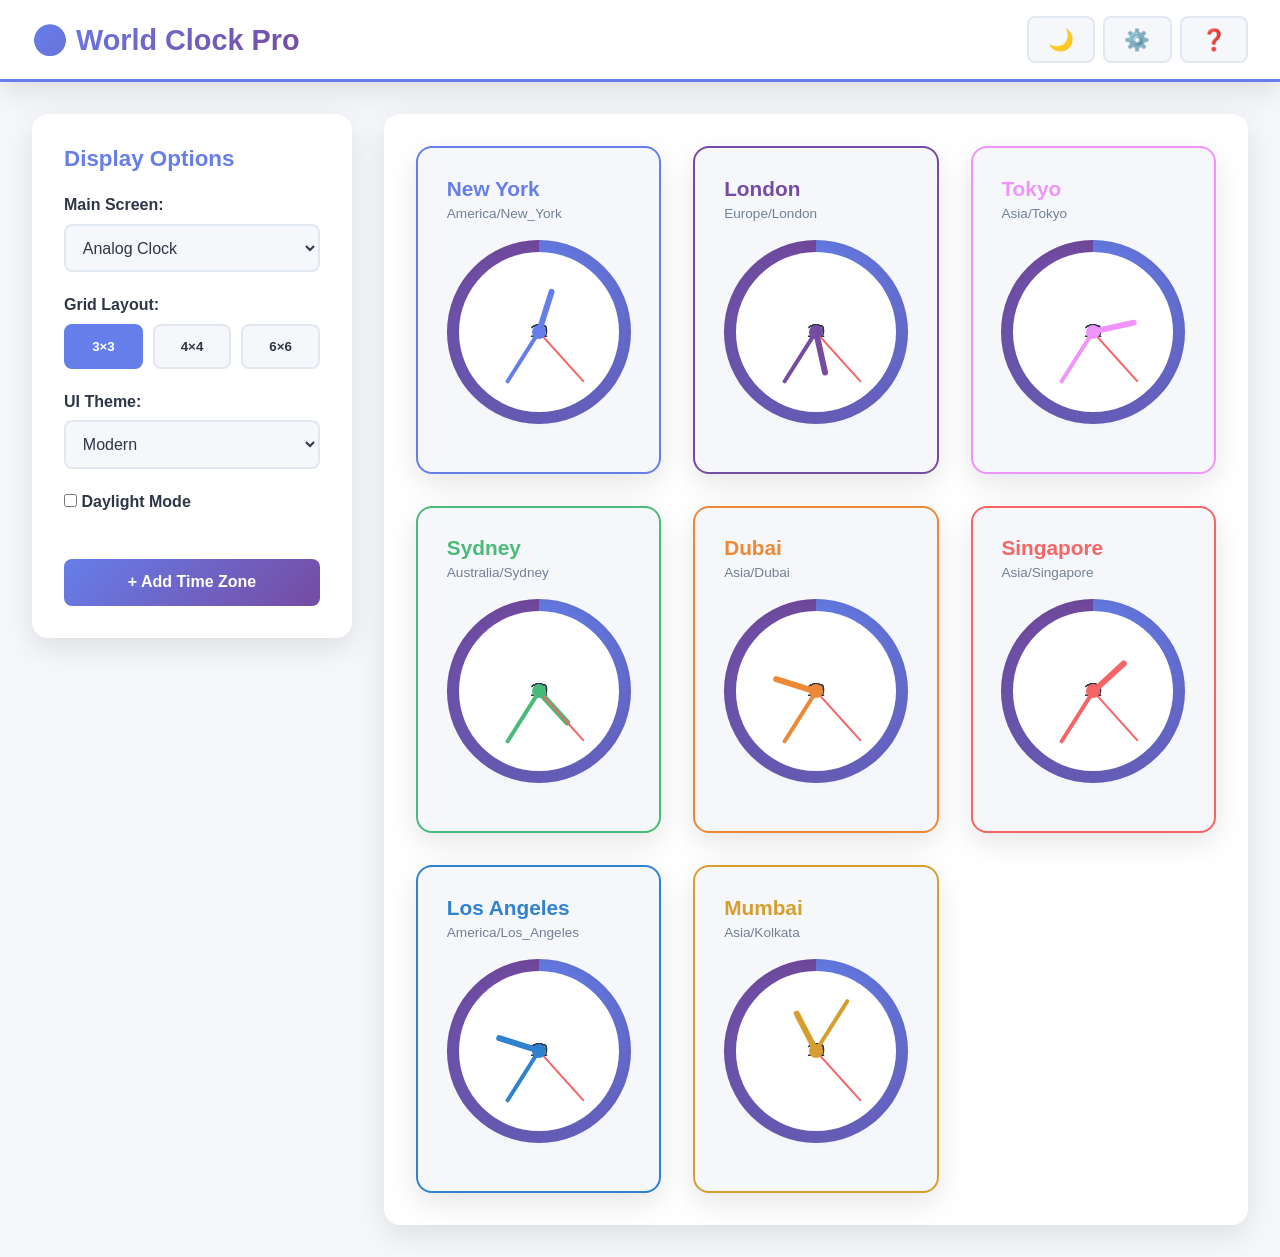
<file: index.html>
<!DOCTYPE html>
<html lang="en">
<head>
    <meta charset="UTF-8">
    <meta name="viewport" content="width=device-width, initial-scale=1.0">
    <meta name="description" content="Advanced Analog Clock with 400+ Time Zones, Customizable UI/UX, Drag-and-Drop Grid">
    <meta name="keywords" content="analog clock, time zones, world clock, timezone selector">
    <meta name="author" content="Veerbha">
    <meta name="theme-color" content="#667eea">
    <meta property="og:title" content="Advanced Analog Clock - World Time Zones">
    <meta property="og:description" content="Beautiful analog clock with 400+ time zones and 6 themes">
    <title>Advanced Analog Clock - World Time Zones</title>
    <link rel="stylesheet" href="style.css">
</head>
<body>
    <header class="navbar">
        <div class="navbar-brand">
            <h1>🕐 World Clock Pro</h1>
        </div>
        <div class="navbar-menu">
            <button class="menu-btn" id="theme-toggle" title="Toggle Dark Mode">🌙</button>
            <button class="menu-btn" id="settings-btn" title="Settings">⚙️</button>
            <button class="menu-btn" id="help-btn" title="Help">❓</button>
        </div>
    </header>

    <div class="main-container">
        <aside class="sidebar">
            <div class="sidebar-header">
                <h2>Display Options</h2>
            </div>
            <div class="sidebar-content">
                <div class="option-group">
                    <label>Main Screen:</label>
                    <select id="main-screen-select">
                        <option value="analog">Analog Clock</option>
                        <option value="digital">Digital Display</option>
                        <option value="hybrid">Hybrid View</option>
                    </select>
                </div>
                <div class="option-group">
                    <label>Grid Layout:</label>
                    <div class="grid-buttons">
                        <button class="grid-btn active" data-cols="3">3×3</button>
                        <button class="grid-btn" data-cols="4">4×4</button>
                        <button class="grid-btn" data-cols="6">6×6</button>
                    </div>
                </div>
                <div class="option-group">
                    <label>UI Theme:</label>
                    <select id="theme-select">
                        <option value="modern">Modern</option>
                        <option value="minimal">Minimal</option>
                        <option value="dark">Dark</option>
                        <option value="glassmorphism">Glassmorphism</option>
                        <option value="retro">Retro</option>
                        <option value="vibrant">Vibrant</option>
                    </select>
                </div>
                <div class="option-group">
                    <label class="checkbox">
                        <input type="checkbox" id="daylight-toggle">
                        <span>Daylight Mode</span>
                    </label>
                </div>
                <button class="btn-primary" id="add-timezone-btn">+ Add Time Zone</button>
            </div>
        </aside>

        <main class="main-content">
            <div id="analog-display" class="display-section active">
                <div class="analog-grid" id="analog-grid"></div>
            </div>
            <div id="digital-display" class="display-section">
                <div class="digital-grid" id="digital-grid"></div>
            </div>
            <div id="hybrid-display" class="display-section">
                <div class="hybrid-grid" id="hybrid-grid"></div>
            </div>
        </main>
    </div>

    <!-- Add Timezone Modal with Full List -->
    <div class="modal" id="timezone-modal">
        <div class="modal-content modal-large">
            <div class="modal-header">
                <h2>Add Custom Time Zone</h2>
                <button class="close-btn" onclick="closeModal('timezone-modal')">&times;</button>
            </div>
            <div class="modal-body timezone-modal-body">
                <div class="timezone-add-section">
                    <h3>Quick Add</h3>
                    <div class="form-group">
                        <label>City Name:</label>
                        <input type="text" id="city-name" placeholder="e.g., Bangkok, New York">
                    </div>
                    <div class="form-group">
                        <label>Search & Select Time Zone:</label>
                        <input type="text" id="timezone-search" placeholder="Search (e.g., Asia, Bangkok, UTC)..." class="timezone-search">
                    </div>
                    <div class="form-group">
                        <label>Popular Time Zones:</label>
                        <select id="timezone-select-list" class="timezone-select-list">
                            <option value="">-- Select a Time Zone --</option>
                        </select>
                    </div>
                    <div class="form-group">
                        <label>Or Enter Manually:</label>
                        <input type="text" id="timezone-input" placeholder="e.g., Asia/Bangkok">
                    </div>
                    <div class="form-group">
                        <label>Color:</label>
                        <div class="color-picker">
                            <input type="color" id="timezone-color" value="#667eea">
                            <span id="color-label">#667eea</span>
                        </div>
                    </div>
                </div>
                <div class="timezone-list-section">
                    <h3>All Available Time Zones (400+)</h3>
                    <div class="timezone-filter">
                        <input type="text" id="timezone-filter" placeholder="Filter timezones...">
                    </div>
                    <div class="timezone-list" id="timezone-list-container"></div>
                </div>
            </div>
            <div class="modal-footer">
                <button class="btn-secondary" onclick="closeModal('timezone-modal')">Cancel</button>
                <button class="btn-primary" onclick="addCustomTimezone()">Add</button>
            </div>
        </div>
    </div>

    <!-- Help Modal -->
    <div class="modal" id="help-modal">
        <div class="modal-content">
            <div class="modal-header">
                <h2>Help & Guide</h2>
                <button class="close-btn" onclick="closeModal('help-modal')">&times;</button>
            </div>
            <div class="modal-body">
                <h3>✨ Features:</h3>
                <ul>
                    <li>📍 View time in 400+ world time zones</li>
                    <li>🎯 Drag & drop clocks to rearrange</li>
                    <li>🎨 Choose from 6 beautiful themes</li>
                    <li>📺 3 display modes: Analog, Digital, Hybrid</li>
                    <li>🎪 Custom colors for each timezone</li>
                    <li>🌙 Dark/Light mode and Daylight mode</li>
                    <li>💾 Save preferences automatically</li>
                </ul>
                <h3>📖 How to Use:</h3>
                <ol>
                    <li>Click "Add Time Zone" button</li>
                    <li>Search or select from 400+ timezones</li>
                    <li>Choose a custom color</li>
                    <li>Click Add to create the clock</li>
                    <li>Drag clocks to reorder them</li>
                    <li>Switch themes anytime</li>
                </ol>
            </div>
            <div class="modal-footer">
                <button class="btn-primary" onclick="closeModal('help-modal')">Close</button>
            </div>
        </div>
    </div>

    <div class="modal-overlay" id="modal-overlay"></div>
    <script src="script.js"></script>
</body>
</html>
</file>
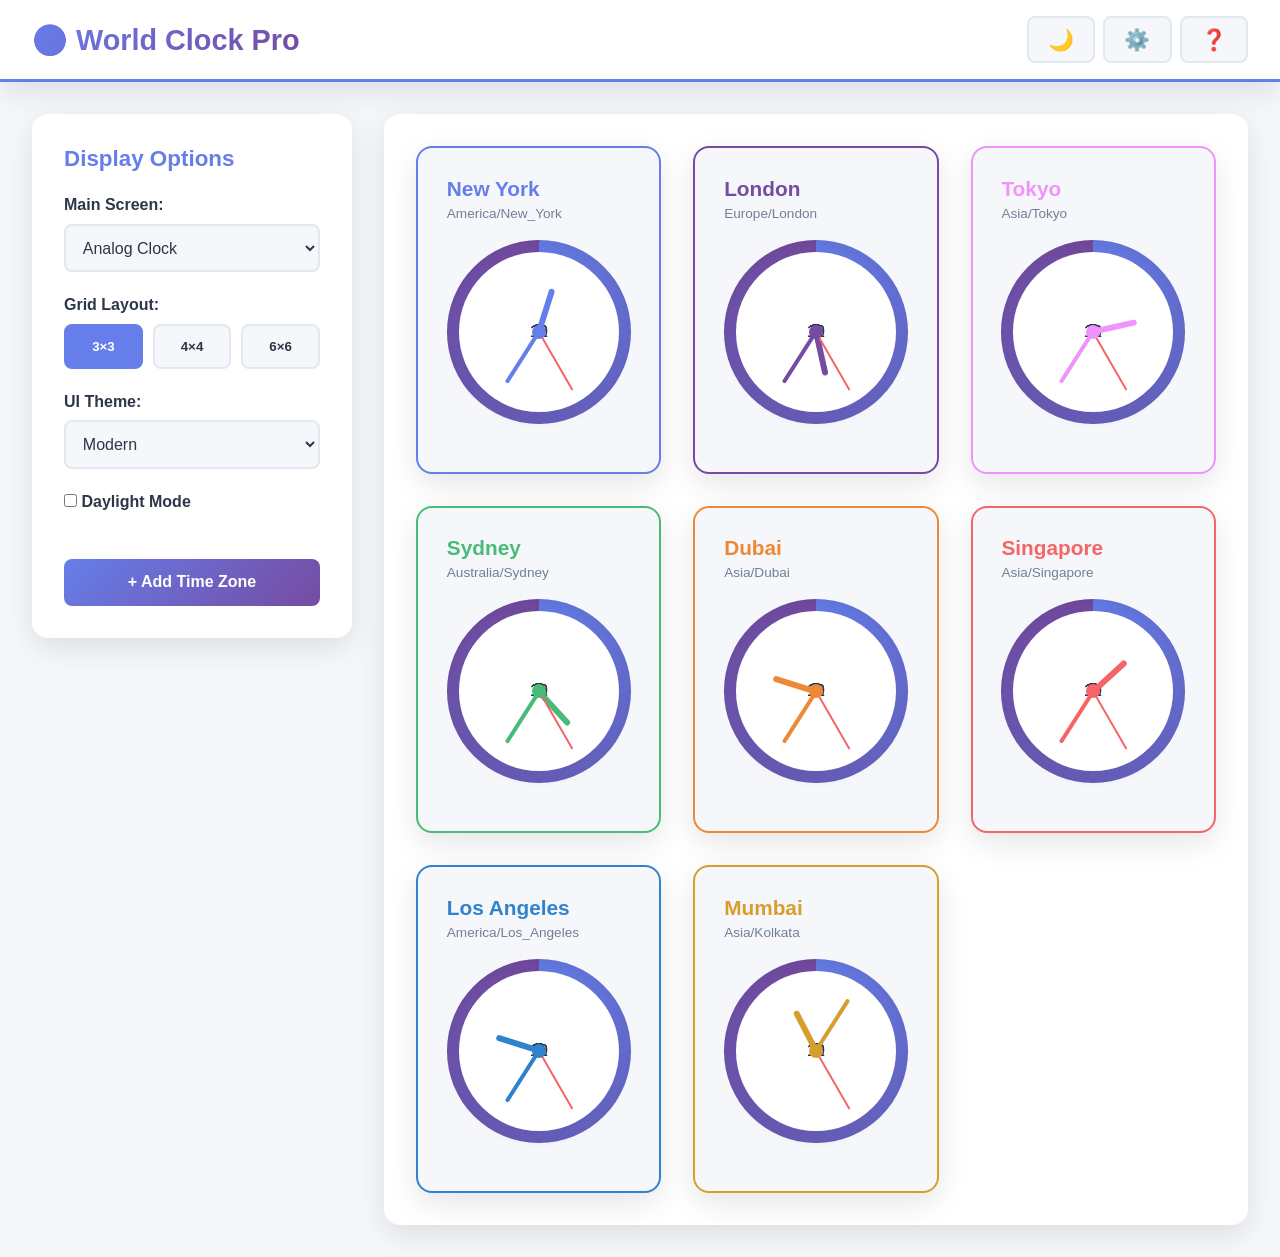
<file: index_advanced.html>
<!DOCTYPE html>
<html lang="en">
<head>
    <meta charset="UTF-8">
    <meta name="viewport" content="width=device-width, initial-scale=1.0">
    <meta name="description" content="Advanced Analog Clock with Multiple Time Zones, Customizable UI/UX, Drag-and-Drop Grid, and Real-time Updates">
    <meta name="keywords" content="analog clock, time zones, world clock, customizable clock, drag-and-drop">
    <meta name="author" content="Veerbha">
    <meta name="theme-color" content="#667eea">
    <meta property="og:title" content="Advanced Analog Clock - World Time Zones">
    <meta property="og:description" content="Beautiful analog clock with multiple time zones and 6 themes">
    <meta property="og:type" content="website">
    <title>Advanced Analog Clock - World Time Zones</title>
    <link rel="stylesheet" href="style_advanced.css">
</head>
<body>
    <header class="navbar">
        <div class="navbar-brand">
            <h1>🕐 World Clock Pro</h1>
        </div>
        <div class="navbar-menu">
            <button class="menu-btn" id="theme-toggle" title="Toggle Dark Mode">🌙</button>
            <button class="menu-btn" id="settings-btn" title="Settings">⚙️</button>
            <button class="menu-btn" id="help-btn" title="Help">❓</button>
        </div>
    </header>

    <div class="main-container">
        <aside class="sidebar">
            <div class="sidebar-header">
                <h2>Display Options</h2>
            </div>
            <div class="sidebar-content">
                <div class="option-group">
                    <label>Main Screen:</label>
                    <select id="main-screen-select">
                        <option value="analog">Analog Clock</option>
                        <option value="digital">Digital Display</option>
                        <option value="hybrid">Hybrid View</option>
                    </select>
                </div>
                <div class="option-group">
                    <label>Grid Layout:</label>
                    <div class="grid-buttons">
                        <button class="grid-btn active" data-cols="3">3×3</button>
                        <button class="grid-btn" data-cols="4">4×4</button>
                        <button class="grid-btn" data-cols="6">6×6</button>
                    </div>
                </div>
                <div class="option-group">
                    <label>UI Theme:</label>
                    <select id="theme-select">
                        <option value="modern">Modern</option>
                        <option value="minimal">Minimal</option>
                        <option value="dark">Dark</option>
                        <option value="glassmorphism">Glassmorphism</option>
                        <option value="retro">Retro</option>
                        <option value="vibrant">Vibrant</option>
                    </select>
                </div>
                <div class="option-group">
                    <label class="checkbox">
                        <input type="checkbox" id="daylight-toggle">
                        <span>Daylight Mode</span>
                    </label>
                </div>
                <button class="btn-primary" id="add-timezone-btn">+ Add Time Zone</button>
            </div>
        </aside>

        <main class="main-content">
            <div id="analog-display" class="display-section active">
                <div class="analog-grid" id="analog-grid"></div>
            </div>
            <div id="digital-display" class="display-section">
                <div class="digital-grid" id="digital-grid"></div>
            </div>
            <div id="hybrid-display" class="display-section">
                <div class="hybrid-grid" id="hybrid-grid"></div>
            </div>
        </main>
    </div>

    <div class="modal" id="timezone-modal">
        <div class="modal-content">
            <div class="modal-header">
                <h2>Add Custom Time Zone</h2>
                <button class="close-btn" onclick="closeModal('timezone-modal')">&times;</button>
            </div>
            <div class="modal-body">
                <div class="form-group">
                    <label>City Name:</label>
                    <input type="text" id="city-name" placeholder="e.g., Bangkok">
                </div>
                <div class="form-group">
                    <label>Time Zone:</label>
                    <input type="text" id="timezone-input" placeholder="e.g., Asia/Bangkok">
                </div>
                <div class="form-group">
                    <label>Color:</label>
                    <input type="color" id="timezone-color" value="#667eea">
                </div>
            </div>
            <div class="modal-footer">
                <button class="btn-secondary" onclick="closeModal('timezone-modal')">Cancel</button>
                <button class="btn-primary" onclick="addCustomTimezone()">Add</button>
            </div>
        </div>
    </div>

    <div class="modal-overlay" id="modal-overlay"></div>
    <script src="script_advanced.js"></script>
</body>
</html>
</file>
<file: style.css>
:root {
    --primary-color: #667eea;
    --secondary-color: #764ba2;
    --accent-color: #f093fb;
    --background: #f5f7fa;
    --surface: #ffffff;
    --text-primary: #2d3748;
    --text-secondary: #718096;
    --border-color: #e2e8f0;
    --danger: #f56565;
    --shadow: 0 10px 30px rgba(0, 0, 0, 0.1);
    --shadow-lg: 0 20px 50px rgba(0, 0, 0, 0.15);
}

body.dark-mode {
    --background: #1a202c;
    --surface: #2d3748;
    --text-primary: #f7fafc;
    --text-secondary: #cbd5e0;
    --border-color: #4a5568;
}

body.theme-modern { --primary-color: #667eea; --secondary-color: #764ba2; }
body.theme-minimal { --primary-color: #2d3748; --secondary-color: #718096; }
body.theme-dark { --background: #0f1419; --surface: #1a202c; --text-primary: #e2e8f0; --primary-color: #38b6ff; }
body.theme-glassmorphism { --primary-color: #06b6d4; --secondary-color: #0891b2; }
body.theme-retro { --primary-color: #f59e0b; --secondary-color: #d97706; }
body.theme-vibrant { --primary-color: #ec4899; --secondary-color: #be123c; }
body.daylight-enabled { --background: #fff9e6; --surface: #fffef5; --text-primary: #1a1a1a; }

* {
    margin: 0;
    padding: 0;
    box-sizing: border-box;
}

html { scroll-behavior: smooth; }

body {
    font-family: 'Segoe UI', Tahoma, Geneva, Verdana, sans-serif;
    background: var(--background);
    color: var(--text-primary);
    transition: all 0.3s ease;
    min-height: 100vh;
}

.navbar {
    background: var(--surface);
    box-shadow: var(--shadow);
    padding: 1rem 2rem;
    display: flex;
    justify-content: space-between;
    align-items: center;
    position: sticky;
    top: 0;
    z-index: 100;
    border-bottom: 3px solid var(--primary-color);
}

.navbar-brand h1 {
    font-size: 1.8rem;
    background: linear-gradient(135deg, var(--primary-color), var(--secondary-color));
    -webkit-background-clip: text;
    -webkit-text-fill-color: transparent;
    background-clip: text;
}

.navbar-menu {
    display: flex;
    gap: 0.5rem;
}

.menu-btn {
    background: var(--background);
    border: 2px solid var(--border-color);
    padding: 0.6rem 1.2rem;
    border-radius: 0.5rem;
    cursor: pointer;
    font-size: 1.3rem;
    transition: all 0.3s ease;
}

.menu-btn:hover {
    background: var(--primary-color);
    border-color: var(--primary-color);
    transform: translateY(-2px);
}

.main-container {
    display: flex;
    gap: 2rem;
    padding: 2rem;
    max-width: 1600px;
    margin: 0 auto;
}

.sidebar {
    width: 320px;
    background: var(--surface);
    border-radius: 1rem;
    box-shadow: var(--shadow);
    padding: 2rem;
    height: fit-content;
    position: sticky;
    top: 100px;
}

.sidebar-header h2 {
    font-size: 1.4rem;
    margin-bottom: 1.5rem;
    color: var(--primary-color);
}

.option-group {
    margin-bottom: 1.5rem;
}

.option-group label {
    display: block;
    margin-bottom: 0.6rem;
    font-weight: 600;
    color: var(--text-primary);
}

.option-group select,
.option-group input {
    width: 100%;
    padding: 0.8rem;
    border: 2px solid var(--border-color);
    border-radius: 0.5rem;
    background: var(--background);
    color: var(--text-primary);
    font-size: 1rem;
    transition: border-color 0.3s ease;
}

.option-group select:focus,
.option-group input:focus {
    outline: none;
    border-color: var(--primary-color);
}

.grid-buttons {
    display: grid;
    grid-template-columns: 1fr 1fr 1fr;
    gap: 0.6rem;
}

.grid-btn {
    padding: 0.8rem;
    border: 2px solid var(--border-color);
    background: var(--background);
    border-radius: 0.5rem;
    cursor: pointer;
    font-weight: 600;
    transition: all 0.3s ease;
    color: var(--text-primary);
}

.grid-btn:hover,
.grid-btn.active {
    background: var(--primary-color);
    color: white;
    border-color: var(--primary-color);
}

.checkbox {
    display: flex;
    align-items: center;
    gap: 0.6rem;
    cursor: pointer;
    margin-top: 0.5rem;
}

.checkbox input {
    width: auto;
    cursor: pointer;
}

.btn-primary {
    width: 100%;
    padding: 0.9rem 1.2rem;
    background: linear-gradient(135deg, var(--primary-color), var(--secondary-color));
    color: white;
    border: none;
    border-radius: 0.5rem;
    font-weight: 600;
    cursor: pointer;
    transition: all 0.3s ease;
    margin-top: 1.5rem;
    font-size: 1rem;
}

.btn-primary:hover {
    transform: translateY(-3px);
    box-shadow: var(--shadow-lg);
}

.btn-secondary {
    padding: 0.8rem 1.2rem;
    background: var(--background);
    color: var(--text-primary);
    border: 2px solid var(--border-color);
    border-radius: 0.5rem;
    font-weight: 600;
    cursor: pointer;
    transition: all 0.3s ease;
}

.btn-secondary:hover {
    background: var(--border-color);
}

.main-content {
    flex: 1;
    background: var(--surface);
    border-radius: 1rem;
    box-shadow: var(--shadow);
    padding: 2rem;
    min-height: 70vh;
}

.display-section {
    display: none;
}

.display-section.active {
    display: block;
    animation: fadeIn 0.3s ease;
}

@keyframes fadeIn {
    from { opacity: 0; }
    to { opacity: 1; }
}

.analog-grid,
.digital-grid,
.hybrid-grid {
    display: grid;
    gap: 2rem;
    grid-template-columns: repeat(3, 1fr);
}

.clock-card {
    background: var(--background);
    border-radius: 1rem;
    padding: 1.8rem;
    box-shadow: var(--shadow);
    transition: all 0.3s ease;
    cursor: grab;
    border: 2px solid transparent;
    position: relative;
}

.clock-card:hover {
    transform: translateY(-8px);
    box-shadow: var(--shadow-lg);
}

.clock-card.dragging {
    opacity: 0.6;
    cursor: grabbing;
}

.clock-card-header {
    display: flex;
    justify-content: space-between;
    align-items: flex-start;
    margin-bottom: 1.2rem;
}

.clock-title {
    font-size: 1.3rem;
    font-weight: 700;
}

.timezone-label {
    font-size: 0.85rem;
    color: var(--text-secondary);
    margin-top: 0.3rem;
}

.remove-btn {
    background: var(--danger);
    color: white;
    border: none;
    width: 32px;
    height: 32px;
    border-radius: 50%;
    cursor: pointer;
    font-size: 1.3rem;
    transition: all 0.3s ease;
}

.remove-btn:hover {
    background: #c53030;
    transform: scale(1.2);
}

.analog-clock {
    width: 100%;
    aspect-ratio: 1;
    border-radius: 50%;
    background: conic-gradient(from 0deg, var(--primary-color) 0deg, var(--secondary-color) 360deg);
    padding: 12px;
    box-shadow: inset 0 0 20px rgba(0, 0, 0, 0.15);
    position: relative;
    margin: 1.2rem 0;
}

.clock-face {
    width: 100%;
    height: 100%;
    border-radius: 50%;
    background: var(--surface);
    position: relative;
    box-shadow: 0 5px 15px rgba(0, 0, 0, 0.1);
}

.center-dot {
    position: absolute;
    width: 14px;
    height: 14px;
    background: var(--primary-color);
    border-radius: 50%;
    top: 50%;
    left: 50%;
    transform: translate(-50%, -50%);
    z-index: 10;
}

.hand {
    position: absolute;
    bottom: 50%;
    left: 50%;
    transform-origin: bottom center;
    border-radius: 10px;
    z-index: 5;
}

.hour-hand {
    width: 6px;
    height: 28%;
    margin-left: -3px;
}

.minute-hand {
    width: 4px;
    height: 38%;
    margin-left: -2px;
    z-index: 6;
}

.second-hand {
    width: 2px;
    height: 42%;
    background: var(--danger);
    margin-left: -1px;
    z-index: 7;
}

.digital-time {
    font-size: 2.2rem;
    font-weight: bold;
    font-family: 'Courier New', monospace;
    text-align: center;
    color: var(--primary-color);
    padding: 1.2rem;
    background: var(--background);
    border-radius: 0.6rem;
    margin: 1rem 0;
}

.digital-date {
    text-align: center;
    color: var(--text-secondary);
    font-size: 0.95rem;
}

.hybrid-container {
    display: grid;
    grid-template-columns: 1fr 1fr;
    gap: 1rem;
    align-items: center;
}

.hybrid-analog {
    aspect-ratio: 1;
}

/* Modal Styles */
.modal {
    display: none;
    position: fixed;
    z-index: 1000;
    left: 50%;
    top: 50%;
    transform: translate(-50%, -50%);
    width: 90%;
    max-width: 500px;
    animation: slideIn 0.3s ease;
}

.modal.modal-large {
    max-width: 900px;
}

@keyframes slideIn {
    from { transform: translate(-50%, -60%); opacity: 0; }
    to { transform: translate(-50%, -50%); opacity: 1; }
}

.modal.active {
    display: block;
}

.modal-content {
    background: var(--surface);
    border-radius: 1.2rem;
    box-shadow: var(--shadow-lg);
    overflow: hidden;
}

.modal-header {
    background: linear-gradient(135deg, var(--primary-color), var(--secondary-color));
    color: white;
    padding: 1.8rem;
    display: flex;
    justify-content: space-between;
    align-items: center;
    font-size: 1.3rem;
}

.close-btn {
    background: transparent;
    border: none;
    color: white;
    font-size: 2rem;
    cursor: pointer;
    transition: transform 0.3s;
}

.close-btn:hover {
    transform: rotate(90deg);
}

.modal-body {
    padding: 2rem;
    max-height: 70vh;
    overflow-y: auto;
}

.timezone-modal-body {
    display: grid;
    grid-template-columns: 1fr 1fr;
    gap: 2rem;
}

.timezone-add-section {
    display: flex;
    flex-direction: column;
}

.timezone-add-section h3 {
    margin-bottom: 1rem;
    color: var(--primary-color);
}

.timezone-list-section {
    display: flex;
    flex-direction: column;
}

.timezone-list-section h3 {
    margin-bottom: 1rem;
    color: var(--primary-color);
}

.timezone-filter {
    margin-bottom: 1rem;
}

.timezone-filter input {
    width: 100%;
    padding: 0.8rem;
    border: 2px solid var(--border-color);
    border-radius: 0.5rem;
    background: var(--background);
    color: var(--text-primary);
}

.timezone-list {
    display: grid;
    grid-template-columns: 1fr;
    gap: 0.5rem;
    max-height: 300px;
    overflow-y: auto;
}

.timezone-item {
    padding: 0.8rem;
    background: var(--background);
    border: 1px solid var(--border-color);
    border-radius: 0.5rem;
    cursor: pointer;
    transition: all 0.3s ease;
    font-size: 0.9rem;
}

.timezone-item:hover {
    background: var(--primary-color);
    color: white;
    border-color: var(--primary-color);
    transform: translateX(5px);
}

.form-group {
    margin-bottom: 1.5rem;
}

.form-group label {
    display: block;
    margin-bottom: 0.6rem;
    font-weight: 600;
    color: var(--text-primary);
}

.form-group input,
.form-group select {
    width: 100%;
    padding: 0.8rem;
    border: 2px solid var(--border-color);
    border-radius: 0.5rem;
    background: var(--background);
    color: var(--text-primary);
    font-size: 1rem;
}

.form-group input:focus,
.form-group select:focus {
    outline: none;
    border-color: var(--primary-color);
}

.color-picker {
    display: flex;
    align-items: center;
    gap: 0.8rem;
}

.color-picker input[type="color"] {
    width: 80px;
    height: 50px;
    cursor: pointer;
    border: none;
}

.color-picker span {
    color: var(--text-secondary);
    font-size: 0.9rem;
}

.modal-footer {
    padding: 1.5rem;
    display: flex;
    gap: 1rem;
    justify-content: flex-end;
    background: var(--background);
    border-top: 1px solid var(--border-color);
}

.modal-overlay {
    display: none;
    position: fixed;
    top: 0;
    left: 0;
    width: 100%;
    height: 100%;
    background: rgba(0, 0, 0, 0.5);
    z-index: 999;
}

.modal-overlay.active {
    display: block;
}

/* Timezone Select List */
.timezone-select-list {
    width: 100%;
    padding: 0.8rem;
    border: 2px solid var(--border-color);
    border-radius: 0.5rem;
    background: var(--background);
    color: var(--text-primary);
    max-height: 200px;
    overflow-y: auto;
}

.timezone-search {
    width: 100%;
    padding: 0.8rem;
    border: 2px solid var(--border-color);
    border-radius: 0.5rem;
    background: var(--background);
    color: var(--text-primary);
}

/* Responsive */
@media (max-width: 1200px) {
    .main-container {
        flex-direction: column;
    }
    .sidebar {
        width: 100%;
        position: relative;
        top: 0;
    }
    .analog-grid, .digital-grid, .hybrid-grid {
        grid-template-columns: repeat(2, 1fr);
    }
    .timezone-modal-body {
        grid-template-columns: 1fr;
    }
}

@media (max-width: 768px) {
    .navbar {
        flex-direction: column;
        gap: 1rem;
    }
    .main-container {
        padding: 1rem;
    }
    .main-content {
        padding: 1rem;
    }
    .analog-grid, .digital-grid, .hybrid-grid {
        grid-template-columns: 1fr;
    }
    .hybrid-container {
        grid-template-columns: 1fr;
    }
    .modal {
        width: 95%;
        max-width: 90vw;
    }
}

/* Grid Classes */
.grid-cols-3 { grid-template-columns: repeat(3, 1fr) !important; }
.grid-cols-4 { grid-template-columns: repeat(4, 1fr) !important; }
.grid-cols-6 { grid-template-columns: repeat(6, 1fr) !important; }
</file>
<file: style_advanced.css>
:root {
    --primary-color: #667eea;
    --secondary-color: #764ba2;
    --accent-color: #f093fb;
    --background: #f5f7fa;
    --surface: #ffffff;
    --text-primary: #2d3748;
    --text-secondary: #718096;
    --border-color: #e2e8f0;
    --danger: #f56565;
    --shadow: 0 10px 30px rgba(0, 0, 0, 0.1);
    --shadow-lg: 0 20px 50px rgba(0, 0, 0, 0.15);
}

body.dark-mode {
    --background: #1a202c;
    --surface: #2d3748;
    --text-primary: #f7fafc;
    --text-secondary: #cbd5e0;
    --border-color: #4a5568;
}

body.theme-modern { --primary-color: #667eea; --secondary-color: #764ba2; }
body.theme-minimal { --primary-color: #2d3748; --secondary-color: #718096; }
body.theme-dark { --background: #0f1419; --surface: #1a202c; --text-primary: #e2e8f0; --primary-color: #38b6ff; }
body.theme-glassmorphism { --primary-color: #06b6d4; --secondary-color: #0891b2; }
body.theme-retro { --primary-color: #f59e0b; --secondary-color: #d97706; }
body.theme-vibrant { --primary-color: #ec4899; --secondary-color: #be123c; }
body.daylight-enabled { --background: #fff9e6; --surface: #fffef5; --text-primary: #1a1a1a; }

* {
    margin: 0;
    padding: 0;
    box-sizing: border-box;
}

html { scroll-behavior: smooth; }

body {
    font-family: 'Segoe UI', Tahoma, Geneva, Verdana, sans-serif;
    background: var(--background);
    color: var(--text-primary);
    transition: all 0.3s ease;
    min-height: 100vh;
}

.navbar {
    background: var(--surface);
    box-shadow: var(--shadow);
    padding: 1rem 2rem;
    display: flex;
    justify-content: space-between;
    align-items: center;
    position: sticky;
    top: 0;
    z-index: 100;
    border-bottom: 3px solid var(--primary-color);
}

.navbar-brand h1 {
    font-size: 1.8rem;
    background: linear-gradient(135deg, var(--primary-color), var(--secondary-color));
    -webkit-background-clip: text;
    -webkit-text-fill-color: transparent;
    background-clip: text;
}

.navbar-menu {
    display: flex;
    gap: 0.5rem;
}

.menu-btn {
    background: var(--background);
    border: 2px solid var(--border-color);
    padding: 0.6rem 1.2rem;
    border-radius: 0.5rem;
    cursor: pointer;
    font-size: 1.3rem;
    transition: all 0.3s ease;
}

.menu-btn:hover {
    background: var(--primary-color);
    border-color: var(--primary-color);
    transform: translateY(-2px);
}

.main-container {
    display: flex;
    gap: 2rem;
    padding: 2rem;
    max-width: 1600px;
    margin: 0 auto;
}

.sidebar {
    width: 320px;
    background: var(--surface);
    border-radius: 1rem;
    box-shadow: var(--shadow);
    padding: 2rem;
    height: fit-content;
    position: sticky;
    top: 100px;
}

.sidebar-header h2 {
    font-size: 1.4rem;
    margin-bottom: 1.5rem;
    color: var(--primary-color);
}

.option-group {
    margin-bottom: 1.5rem;
}

.option-group label {
    display: block;
    margin-bottom: 0.6rem;
    font-weight: 600;
    color: var(--text-primary);
}

.option-group select,
.option-group input {
    width: 100%;
    padding: 0.8rem;
    border: 2px solid var(--border-color);
    border-radius: 0.5rem;
    background: var(--background);
    color: var(--text-primary);
    font-size: 1rem;
    transition: border-color 0.3s ease;
}

.option-group select:focus,
.option-group input:focus {
    outline: none;
    border-color: var(--primary-color);
}

.grid-buttons {
    display: grid;
    grid-template-columns: 1fr 1fr 1fr;
    gap: 0.6rem;
}

.grid-btn {
    padding: 0.8rem;
    border: 2px solid var(--border-color);
    background: var(--background);
    border-radius: 0.5rem;
    cursor: pointer;
    font-weight: 600;
    transition: all 0.3s ease;
    color: var(--text-primary);
}

.grid-btn:hover,
.grid-btn.active {
    background: var(--primary-color);
    color: white;
    border-color: var(--primary-color);
}

.checkbox {
    display: flex;
    align-items: center;
    gap: 0.6rem;
    cursor: pointer;
    margin-top: 0.5rem;
}

.checkbox input {
    width: auto;
    cursor: pointer;
}

.btn-primary {
    width: 100%;
    padding: 0.9rem 1.2rem;
    background: linear-gradient(135deg, var(--primary-color), var(--secondary-color));
    color: white;
    border: none;
    border-radius: 0.5rem;
    font-weight: 600;
    cursor: pointer;
    transition: all 0.3s ease;
    margin-top: 1.5rem;
    font-size: 1rem;
}

.btn-primary:hover {
    transform: translateY(-3px);
    box-shadow: var(--shadow-lg);
}

.btn-secondary {
    padding: 0.8rem 1.2rem;
    background: var(--background);
    color: var(--text-primary);
    border: 2px solid var(--border-color);
    border-radius: 0.5rem;
    font-weight: 600;
    cursor: pointer;
    transition: all 0.3s ease;
}

.btn-secondary:hover {
    background: var(--border-color);
}

.main-content {
    flex: 1;
    background: var(--surface);
    border-radius: 1rem;
    box-shadow: var(--shadow);
    padding: 2rem;
    min-height: 70vh;
}

.display-section {
    display: none;
}

.display-section.active {
    display: block;
    animation: fadeIn 0.3s ease;
}

@keyframes fadeIn {
    from { opacity: 0; }
    to { opacity: 1; }
}

.analog-grid,
.digital-grid,
.hybrid-grid {
    display: grid;
    gap: 2rem;
    grid-template-columns: repeat(3, 1fr);
}

.clock-card {
    background: var(--background);
    border-radius: 1rem;
    padding: 1.8rem;
    box-shadow: var(--shadow);
    transition: all 0.3s ease;
    cursor: grab;
    border: 2px solid transparent;
    position: relative;
}

.clock-card:hover {
    transform: translateY(-8px);
    box-shadow: var(--shadow-lg);
}

.clock-card.dragging {
    opacity: 0.6;
    cursor: grabbing;
}

.clock-card-header {
    display: flex;
    justify-content: space-between;
    align-items: flex-start;
    margin-bottom: 1.2rem;
}

.clock-title {
    font-size: 1.3rem;
    font-weight: 700;
}

.timezone-label {
    font-size: 0.85rem;
    color: var(--text-secondary);
    margin-top: 0.3rem;
}

.remove-btn {
    background: var(--danger);
    color: white;
    border: none;
    width: 32px;
    height: 32px;
    border-radius: 50%;
    cursor: pointer;
    font-size: 1.3rem;
    transition: all 0.3s ease;
}

.remove-btn:hover {
    background: #c53030;
    transform: scale(1.2);
}

.analog-clock {
    width: 100%;
    aspect-ratio: 1;
    border-radius: 50%;
    background: conic-gradient(from 0deg, var(--primary-color) 0deg, var(--secondary-color) 360deg);
    padding: 12px;
    box-shadow: inset 0 0 20px rgba(0, 0, 0, 0.15);
    position: relative;
    margin: 1.2rem 0;
}

.clock-face {
    width: 100%;
    height: 100%;
    border-radius: 50%;
    background: var(--surface);
    position: relative;
    box-shadow: 0 5px 15px rgba(0, 0, 0, 0.1);
}

.center-dot {
    position: absolute;
    width: 14px;
    height: 14px;
    background: var(--primary-color);
    border-radius: 50%;
    top: 50%;
    left: 50%;
    transform: translate(-50%, -50%);
    z-index: 10;
}

.hand {
    position: absolute;
    bottom: 50%;
    left: 50%;
    transform-origin: bottom center;
    border-radius: 10px;
    z-index: 5;
}

.hour-hand {
    width: 6px;
    height: 28%;
    margin-left: -3px;
}

.minute-hand {
    width: 4px;
    height: 38%;
    margin-left: -2px;
    z-index: 6;
}

.second-hand {
    width: 2px;
    height: 42%;
    background: var(--danger);
    margin-left: -1px;
    z-index: 7;
}

.digital-time {
    font-size: 2.2rem;
    font-weight: bold;
    font-family: 'Courier New', monospace;
    text-align: center;
    color: var(--primary-color);
    padding: 1.2rem;
    background: var(--background);
    border-radius: 0.6rem;
    margin: 1rem 0;
}

.digital-date {
    text-align: center;
    color: var(--text-secondary);
    font-size: 0.95rem;
}

.hybrid-container {
    display: grid;
    grid-template-columns: 1fr 1fr;
    gap: 1rem;
    align-items: center;
}

.hybrid-analog {
    aspect-ratio: 1;
}

.modal {
    display: none;
    position: fixed;
    z-index: 1000;
    left: 50%;
    top: 50%;
    transform: translate(-50%, -50%);
    width: 90%;
    max-width: 500px;
    animation: slideIn 0.3s ease;
}

@keyframes slideIn {
    from { transform: translate(-50%, -60%); opacity: 0; }
    to { transform: translate(-50%, -50%); opacity: 1; }
}

.modal.active {
    display: block;
}

.modal-content {
    background: var(--surface);
    border-radius: 1.2rem;
    box-shadow: var(--shadow-lg);
    overflow: hidden;
}

.modal-header {
    background: linear-gradient(135deg, var(--primary-color), var(--secondary-color));
    color: white;
    padding: 1.8rem;
    display: flex;
    justify-content: space-between;
    align-items: center;
    font-size: 1.3rem;
}

.close-btn {
    background: transparent;
    border: none;
    color: white;
    font-size: 2rem;
    cursor: pointer;
}

.modal-body {
    padding: 2rem;
}

.modal-footer {
    padding: 1.5rem;
    display: flex;
    gap: 1rem;
    justify-content: flex-end;
    background: var(--background);
    border-top: 1px solid var(--border-color);
}

.form-group {
    margin-bottom: 1.5rem;
}

.form-group label {
    display: block;
    margin-bottom: 0.6rem;
    font-weight: 600;
    color: var(--text-primary);
}

.form-group input {
    width: 100%;
    padding: 0.8rem;
    border: 2px solid var(--border-color);
    border-radius: 0.5rem;
    background: var(--background);
    color: var(--text-primary);
}

.form-group input[type="color"] {
    width: 80px;
    height: 50px;
    cursor: pointer;
}

.modal-overlay {
    display: none;
    position: fixed;
    top: 0;
    left: 0;
    width: 100%;
    height: 100%;
    background: rgba(0, 0, 0, 0.5);
    z-index: 999;
}

.modal-overlay.active {
    display: block;
}

@media (max-width: 1200px) {
    .main-container {
        flex-direction: column;
    }
    .sidebar {
        width: 100%;
        position: relative;
        top: 0;
    }
    .analog-grid,
    .digital-grid,
    .hybrid-grid {
        grid-template-columns: repeat(2, 1fr);
    }
}

@media (max-width: 768px) {
    .navbar {
        flex-direction: column;
        gap: 1rem;
    }
    .main-container {
        padding: 1rem;
    }
    .main-content {
        padding: 1rem;
    }
    .analog-grid,
    .digital-grid,
    .hybrid-grid {
        grid-template-columns: 1fr;
    }
    .hybrid-container {
        grid-template-columns: 1fr;
    }
}

.grid-cols-3 { grid-template-columns: repeat(3, 1fr) !important; }
.grid-cols-4 { grid-template-columns: repeat(4, 1fr) !important; }
.grid-cols-6 { grid-template-columns: repeat(6, 1fr) !important; }
</file>
